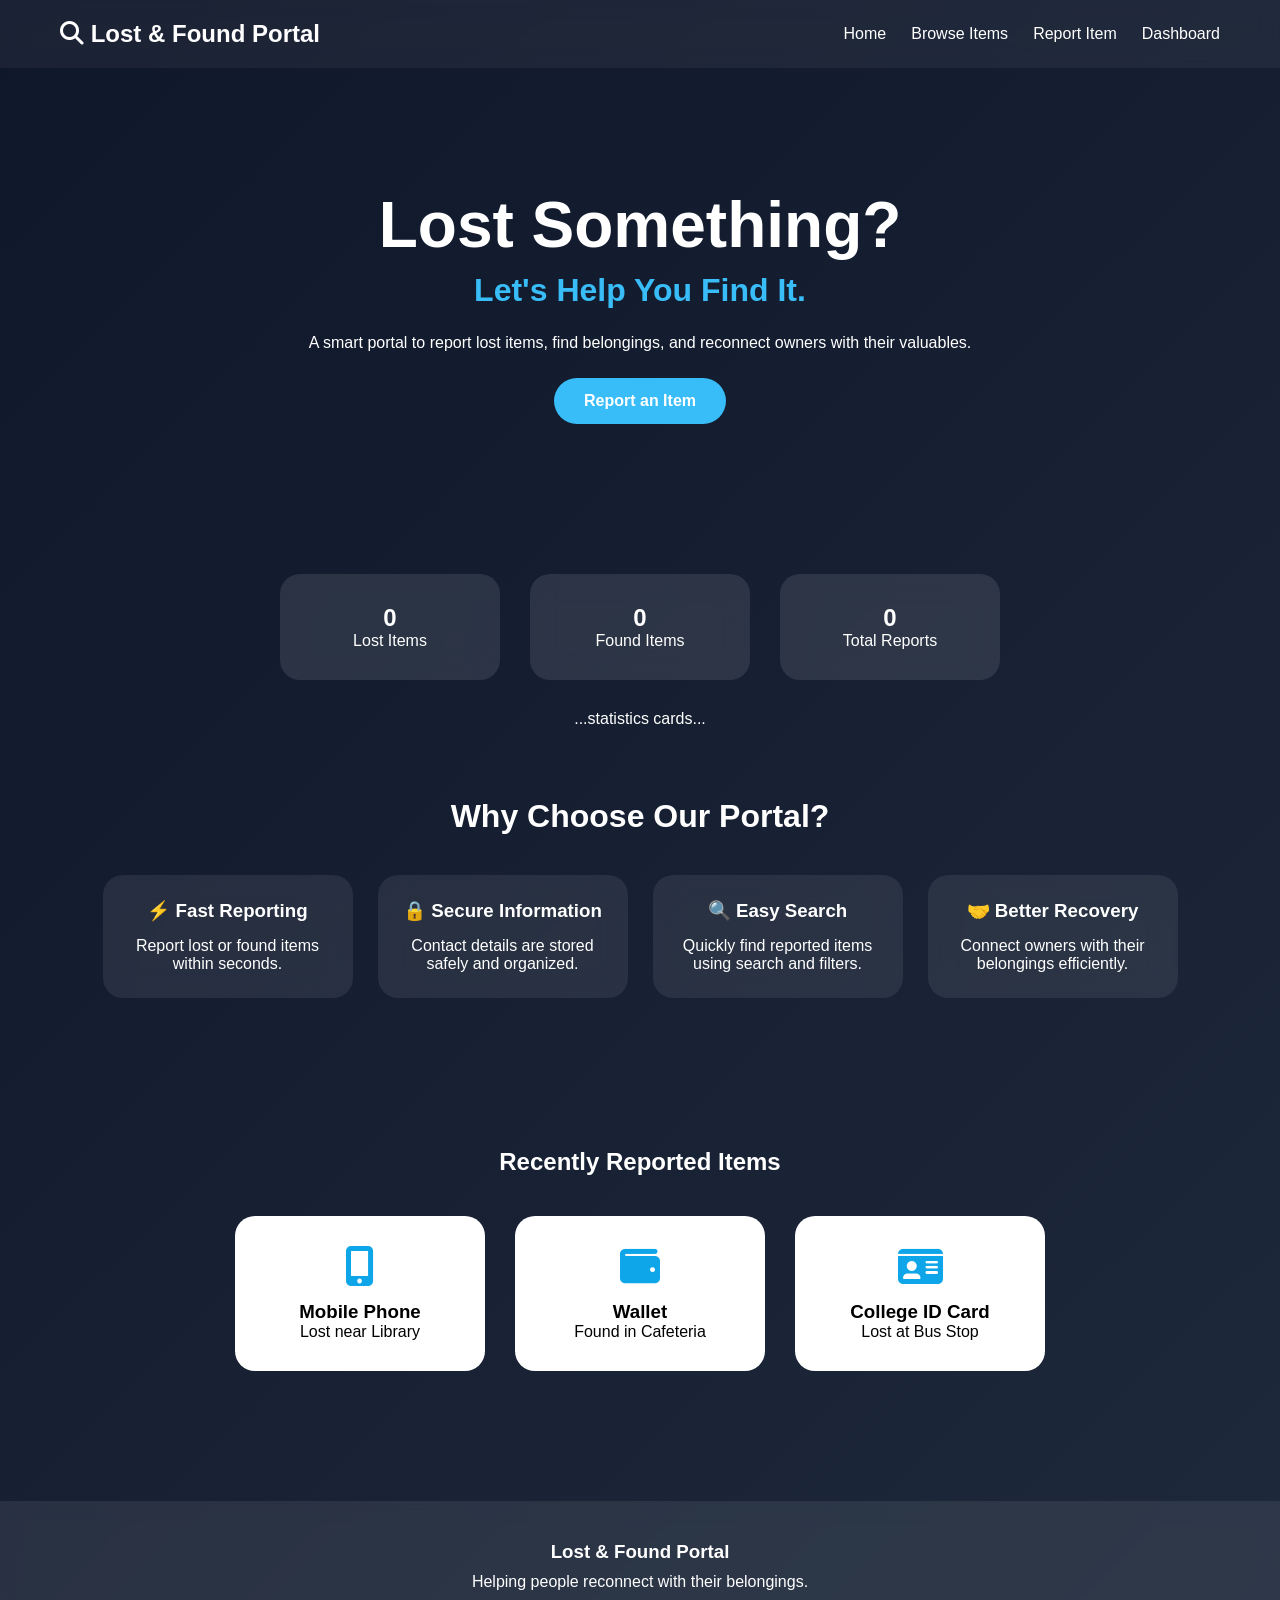
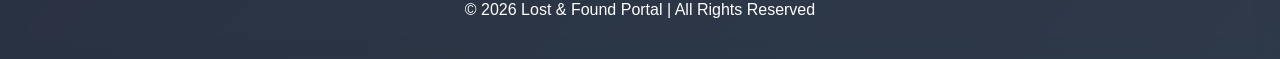
<file: index.html>
<!DOCTYPE html>
<html lang="en">
<head>
<meta charset="UTF-8">
<meta name="viewport" content="width=device-width, initial-scale=1.0">

<title>Lost & Found Portal</title>

<link rel="stylesheet" href="style.css">

<link rel="stylesheet"
href="https://cdnjs.cloudflare.com/ajax/libs/font-awesome/6.5.1/css/all.min.css">
</head>

<body>

<nav class="navbar">

<div class="logo">
<i class="fas fa-search"></i>
Lost & Found Portal
</div>

<ul class="nav-links">
<li><a href="index.html">Home</a></li>
<li><a href="browse.html">Browse Items</a></li>
<li><a href="report.html">Report Item</a></li>
<li><a href="dashboard.html">Dashboard</a></li>
</ul>

</nav>

<section class="hero">

<h1>Lost Something?</h1>

<h2>Let's Help You Find It.</h2>

<p>
A smart portal to report lost items,
find belongings, and reconnect owners
with their valuables.
</p>

<a href="report.html" class="btn">
Report an Item
</a>

</section>

<section class="stats">

<div class="card">
<h2 id="homeLost">0</h2>
<p>Lost Items</p>
</div>

<div class="card">
<h2 id="homeFound">0</h2>
<p>Found Items</p>
</div>

<div class="card">
<h2 id="homeTotal">0</h2>
<p>Total Reports</p>
</div>

</section>

<section class="stats">

...statistics cards...

</section>

<!-- PASTE THE NEW CODE HERE -->

<section class="about-section">

<h2>Why Choose Our Portal?</h2>

<div class="about-cards">

<div class="about-card">
<h3>⚡ Fast Reporting</h3>
<p>Report lost or found items within seconds.</p>
</div>

<div class="about-card">
<h3>🔒 Secure Information</h3>
<p>Contact details are stored safely and organized.</p>
</div>

<div class="about-card">
<h3>🔍 Easy Search</h3>
<p>Quickly find reported items using search and filters.</p>
</div>

<div class="about-card">
<h3>🤝 Better Recovery</h3>
<p>Connect owners with their belongings efficiently.</p>
</div>

</div>

</section>

<section class="recent">

<h2>Recently Reported Items</h2>

<div class="items">

<div class="item-card">
<i class="fas fa-mobile-alt"></i>
<h3>Mobile Phone</h3>
<p>Lost near Library</p>
</div>

<div class="item-card">
<i class="fas fa-wallet"></i>
<h3>Wallet</h3>
<p>Found in Cafeteria</p>
</div>

<div class="item-card">
<i class="fas fa-id-card"></i>
<h3>College ID Card</h3>
<p>Lost at Bus Stop</p>
</div>

</div>

</section>

<footer class="footer">

<h3>Lost & Found Portal</h3>

<p>
Helping people reconnect with their belongings.
</p>

<p>
© 2026 Lost & Found Portal | All Rights Reserved
</p>

</footer>

<script src="script.js"></script>

</body>
</html>
</file>
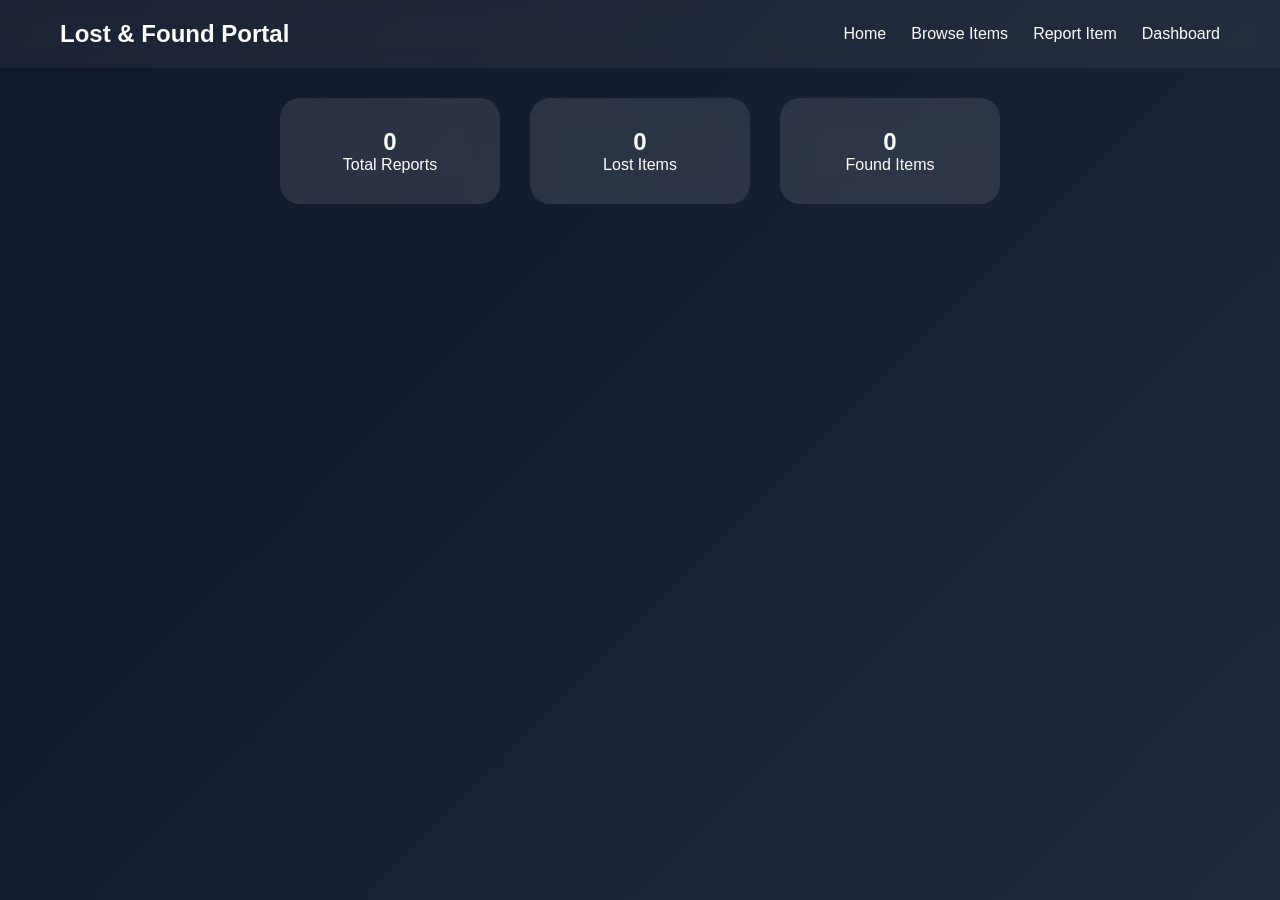
<file: dashboard.html>
<!DOCTYPE html>
<html lang="en">
<head>
<meta charset="UTF-8">
<meta name="viewport" content="width=device-width, initial-scale=1.0">
<title>Dashboard</title>

<link rel="stylesheet" href="style.css">
</head>

<body>

<nav class="navbar">
<div class="logo">Lost & Found Portal</div>

<ul class="nav-links">
<li><a href="index.html">Home</a></li>
<li><a href="browse.html">Browse Items</a></li>
<li><a href="report.html">Report Item</a></li>
<li><a href="dashboard.html">Dashboard</a></li>
</ul>
</nav>

<section class="stats">

<div class="card">
<h2 id="totalReports">0</h2>
<p>Total Reports</p>
</div>

<div class="card">
<h2 id="lostCount">0</h2>
<p>Lost Items</p>
</div>

<div class="card">
<h2 id="foundCount">0</h2>
<p>Found Items</p>
</div>

</section>

<script src="script.js"></script>

</body>
</html>
</file>
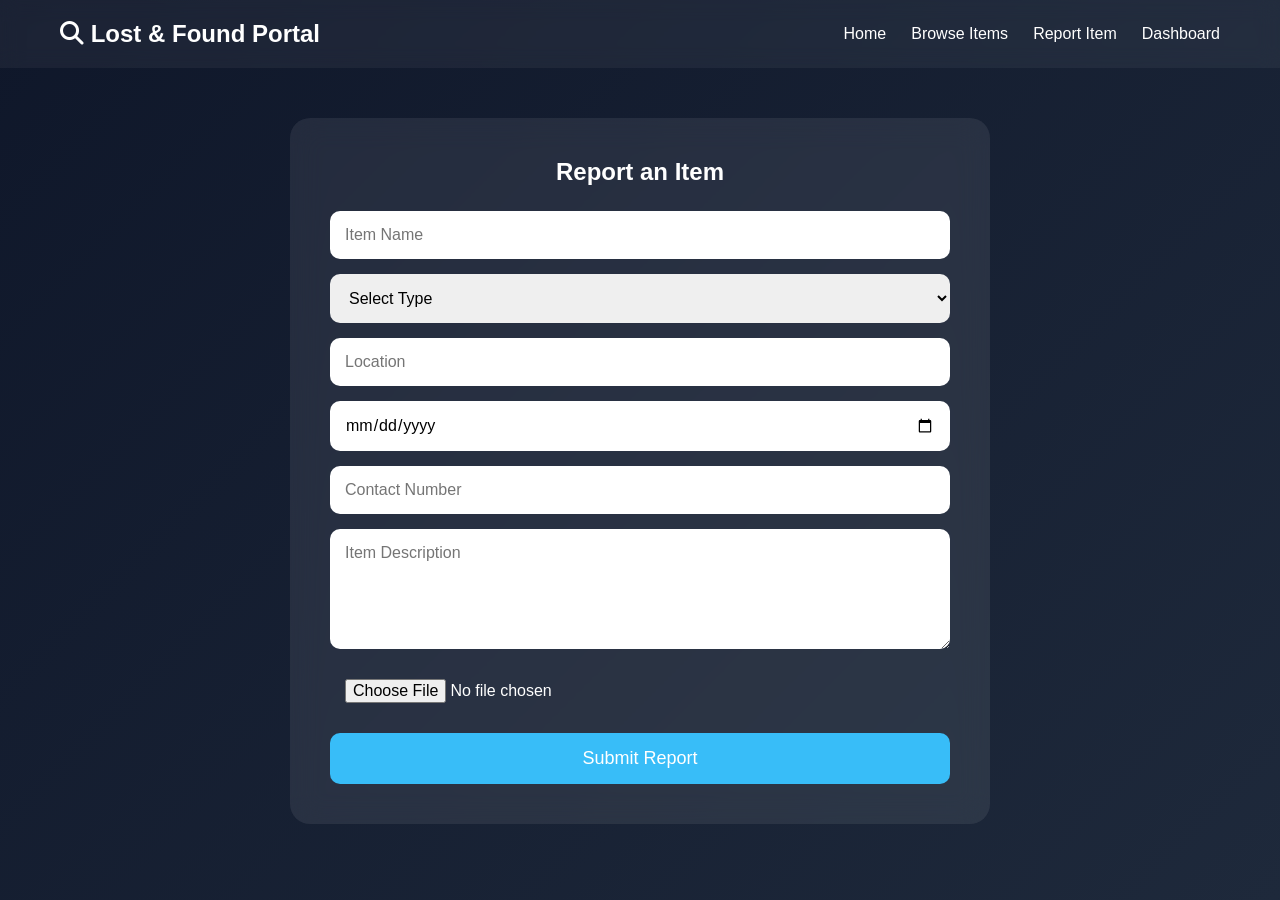
<file: report.html>
<!DOCTYPE html>
<html lang="en">
<head>
<meta charset="UTF-8">
<meta name="viewport" content="width=device-width, initial-scale=1.0">
<title>Report Item</title>

<link rel="stylesheet" href="style.css">

<link rel="stylesheet"
href="https://cdnjs.cloudflare.com/ajax/libs/font-awesome/6.5.1/css/all.min.css">
</head>

<body>

<nav class="navbar">
<div class="logo">
<i class="fas fa-search"></i>
Lost & Found Portal
</div>

<ul class="nav-links">
<li><a href="index.html">Home</a></li>
<li><a href="browse.html">Browse Items</a></li>
<li><a href="report.html">Report Item</a></li>
<li><a href="dashboard.html">Dashboard</a></li>
</ul>
</nav>

<section class="report-container">

<div class="report-card">

<h1>Report an Item</h1>

<form id="reportForm">

<input type="text"
id="itemName"
placeholder="Item Name"
required>

<select id="itemType" required>
<option value="">Select Type</option>
<option value="Lost">Lost Item</option>
<option value="Found">Found Item</option>
</select>

<input type="text"
id="location"
placeholder="Location"
required>

<input type="date"
id="date"
required>

<input type="text"
id="contact"
placeholder="Contact Number"
required>

<textarea
id="description"
placeholder="Item Description"
rows="5"></textarea>

<input type="file"
id="image">

<button type="submit">
Submit Report
</button>

</form>

</div>

</section>

<script src="script.js"></script>

</body>
</html>
</file>
<file: style.css>
*{
margin:0;
padding:0;
box-sizing:border-box;
font-family:'Segoe UI',sans-serif;
}

body{
background:linear-gradient(135deg,#0f172a,#1e293b);
color:white;
min-height:100vh;
}

.navbar{
display:flex;
justify-content:space-between;
align-items:center;
padding:20px 60px;
background:rgba(255,255,255,0.05);
backdrop-filter:blur(10px);
}

.logo{
font-size:24px;
font-weight:bold;
}

.nav-links{
display:flex;
list-style:none;
gap:25px;
}

.nav-links a{
text-decoration:none;
color:white;
transition:0.3s;
}

.nav-links a:hover{
color:#38bdf8;
}

.hero{
text-align:center;
padding:120px 20px;
}

.hero h1{
font-size:4rem;
}

.hero h2{
font-size:2rem;
margin-top:10px;
color:#38bdf8;
}

.hero p{
max-width:700px;
margin:20px auto;
line-height:1.8;
}

.btn{
display:inline-block;
padding:14px 30px;
background:#38bdf8;
border-radius:30px;
text-decoration:none;
color:white;
font-weight:bold;
}

.stats{
display:flex;
justify-content:center;
gap:30px;
margin-top:30px;
flex-wrap:wrap;
}

.card{
background:rgba(255,255,255,0.1);
backdrop-filter:blur(15px);
padding:30px;
border-radius:20px;
width:220px;
text-align:center;
transition:0.3s;
}

.card:hover{
transform:translateY(-10px);
}

.recent{
padding:80px 40px;
text-align:center;
}

.items{
display:flex;
justify-content:center;
gap:30px;
margin-top:40px;
flex-wrap:wrap;
}

.item-card{
width:250px;
padding:30px;
background:white;
color:black;
border-radius:20px;
transition:0.3s;
}

.item-card:hover{
transform:scale(1.05);
}

.item-card i{
font-size:40px;
margin-bottom:15px;
color:#0ea5e9;
}

@media(max-width:768px){

.navbar{
flex-direction:column;
gap:15px;
}

.hero h1{
font-size:2.5rem;
}

.nav-links{
flex-wrap:wrap;
justify-content:center;
}

}
.report-container{
display:flex;
justify-content:center;
align-items:center;
padding:50px;
}

.report-card{
width:700px;
background:rgba(255,255,255,0.08);
backdrop-filter:blur(15px);
padding:40px;
border-radius:20px;
}

.report-card h1{
text-align:center;
margin-bottom:25px;
}

.report-card form{
display:flex;
flex-direction:column;
gap:15px;
}

.report-card input,
.report-card select,
.report-card textarea{
padding:15px;
border:none;
border-radius:10px;
font-size:16px;
}

.report-card button{
padding:15px;
background:#38bdf8;
border:none;
border-radius:10px;
color:white;
font-size:18px;
cursor:pointer;
}

.report-card button:hover{
opacity:0.9;
}
.browse-section{
padding:50px;
text-align:center;
}

.browse-section h1{
margin-bottom:30px;
}

.search-input{
width:60%;
max-width:500px;
padding:15px;
border:none;
border-radius:30px;
margin-bottom:40px;
font-size:16px;
}

.items-grid{
display:grid;
grid-template-columns:repeat(auto-fit,minmax(280px,1fr));
gap:25px;
}

.browse-card{
background:rgba(255,255,255,0.08);
backdrop-filter:blur(15px);
padding:20px;
border-radius:20px;
text-align:left;
}

.browse-card h3{
margin-bottom:10px;
color:#38bdf8;
}

.browse-card p{
margin-bottom:8px;
}
.delete-btn{
margin-top:15px;
padding:10px 20px;
background:red;
color:white;
border:none;
border-radius:8px;
cursor:pointer;
}

.delete-btn:hover{
opacity:0.8;
}
.lost-badge{
display:inline-block;
background:#ef4444;
color:white;
padding:8px 15px;
border-radius:20px;
font-weight:bold;
margin-bottom:15px;
}

.found-badge{
display:inline-block;
background:#22c55e;
color:white;
padding:8px 15px;
border-radius:20px;
font-weight:bold;
margin-bottom:15px;
}
.claim-btn{
margin-top:15px;
margin-right:10px;
padding:10px 20px;
background:#3b82f6;
color:white;
border:none;
border-radius:8px;
cursor:pointer;
}

.claim-btn:hover{
opacity:0.8;
}

.browse-card{
transition:0.3s;
}

.browse-card:hover{
transform:translateY(-5px);
box-shadow:0 8px 20px rgba(0,0,0,0.2);
}

.filter-buttons{
text-align:center;
margin:30px 0;
}

.filter-buttons button{
padding:10px 20px;
margin:5px;
border:none;
border-radius:25px;
cursor:pointer;
font-weight:bold;
}

.filter-buttons button:hover{
transform:scale(1.05);
}

.about-section{
padding:70px 40px;
text-align:center;
}

.about-section h2{
margin-bottom:40px;
font-size:2rem;
}

.about-cards{
display:flex;
justify-content:center;
gap:25px;
flex-wrap:wrap;
}

.about-card{
width:250px;
padding:25px;
background:rgba(255,255,255,0.08);
backdrop-filter:blur(15px);
border-radius:20px;
transition:0.3s;
}

.about-card:hover{
transform:translateY(-8px);
}

.about-card h3{
margin-bottom:15px;
}

.footer{
    margin-top:50px;
    padding:30px;
    text-align:center;
    background:rgba(255,255,255,0.08);
    backdrop-filter:blur(10px);
    width:100%;
}

.footer h3,
.footer p{
    text-align:center;
    margin:10px 0;
}
</file>
